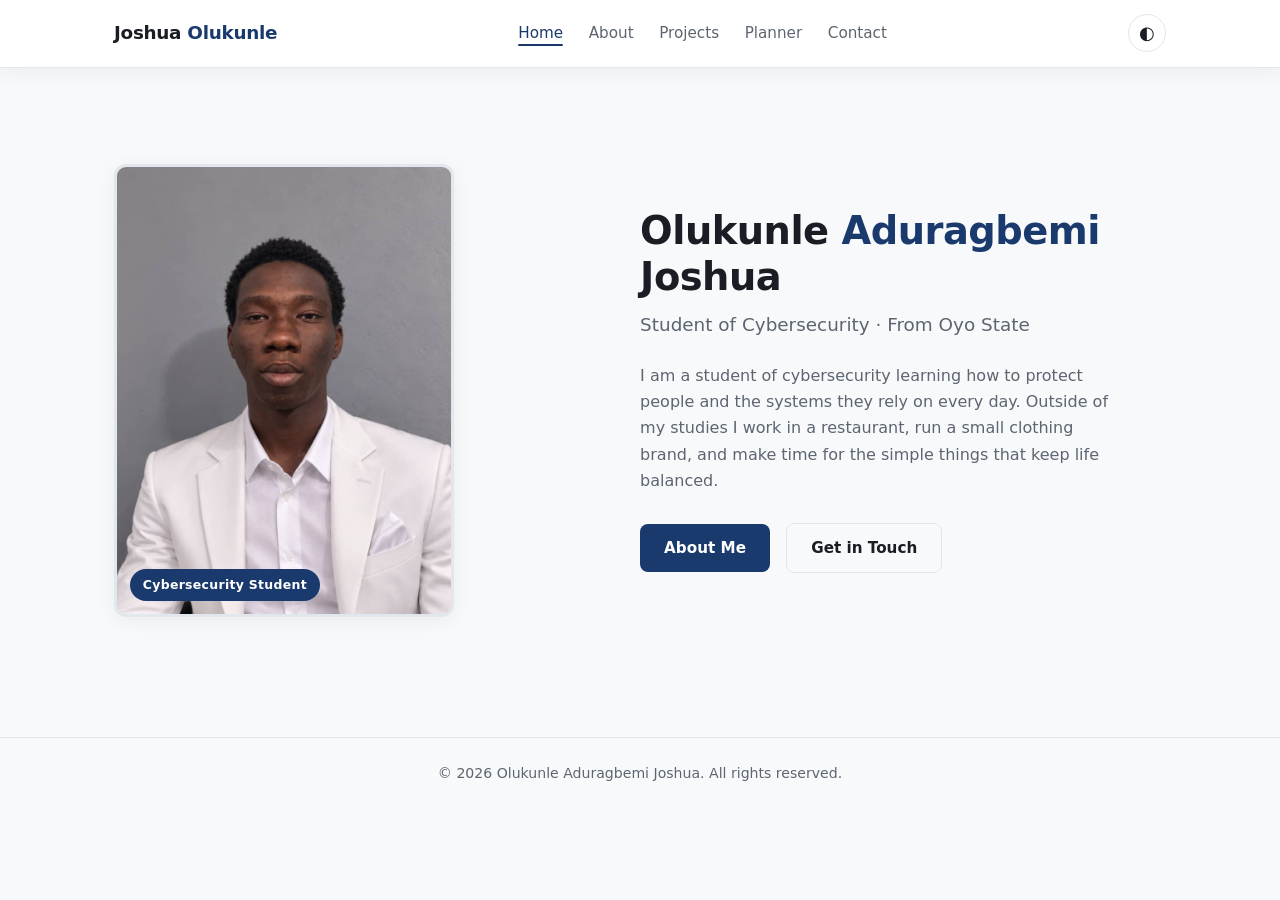
<file: index.html>
<!DOCTYPE html>
<html lang="en">
<head>
  <meta charset="UTF-8">
  <meta name="viewport" content="width=device-width, initial-scale=1.0">
  <title>Olukunle Aduragbemi Joshua</title>
  <link rel="stylesheet" href="css/style.css">
</head>
<body>
  <nav class="navbar">
    <div class="nav-container">
      <a href="index.html" class="logo">Joshua <span>Olukunle</span></a>
      <ul class="nav-links" id="nav-links">
        <li><a href="index.html" class="active">Home</a></li>
        <li><a href="about.html">About</a></li>
        <li><a href="projects.html">Projects</a></li>
        <li><a href="planner.html">Planner</a></li>
        <li><a href="contact.html">Contact</a></li>
      </ul>
      <div class="nav-actions">
        <button class="theme-btn" id="theme-toggle" aria-label="Toggle theme">◐</button>
        <button class="menu-toggle" id="menu-toggle" aria-label="Menu">☰</button>
      </div>
    </div>
  </nav>

  <main class="container">
    <section class="hero">
      <div class="hero-image">
        <img src="images/joshua-suit.jpg" alt="Olukunle Aduragbemi Joshua">
        <span class="hero-badge">Cybersecurity Student</span>
      </div>
      <div class="hero-content">
        <h1>Olukunle <span>Aduragbemi</span> Joshua</h1>
        <p class="hero-tagline">Student of Cybersecurity · From Oyo State</p>
        <p class="hero-bio">
          I am a student of cybersecurity learning how to protect people and the systems they rely on every day. 
          Outside of my studies I work in a restaurant, run a small clothing brand, and make time for the simple things that keep life balanced.
        </p>
        <div>
          <a href="about.html" class="btn btn-primary">About Me</a>
          <a href="contact.html" class="btn btn-outline">Get in Touch</a>
        </div>
      </div>
    </section>
  </main>

  <footer>
    <p>&copy; 2026 Olukunle Aduragbemi Joshua. All rights reserved.</p>
  </footer>

  <script src="js/script.js"></script>
</body>
</html>
</file>
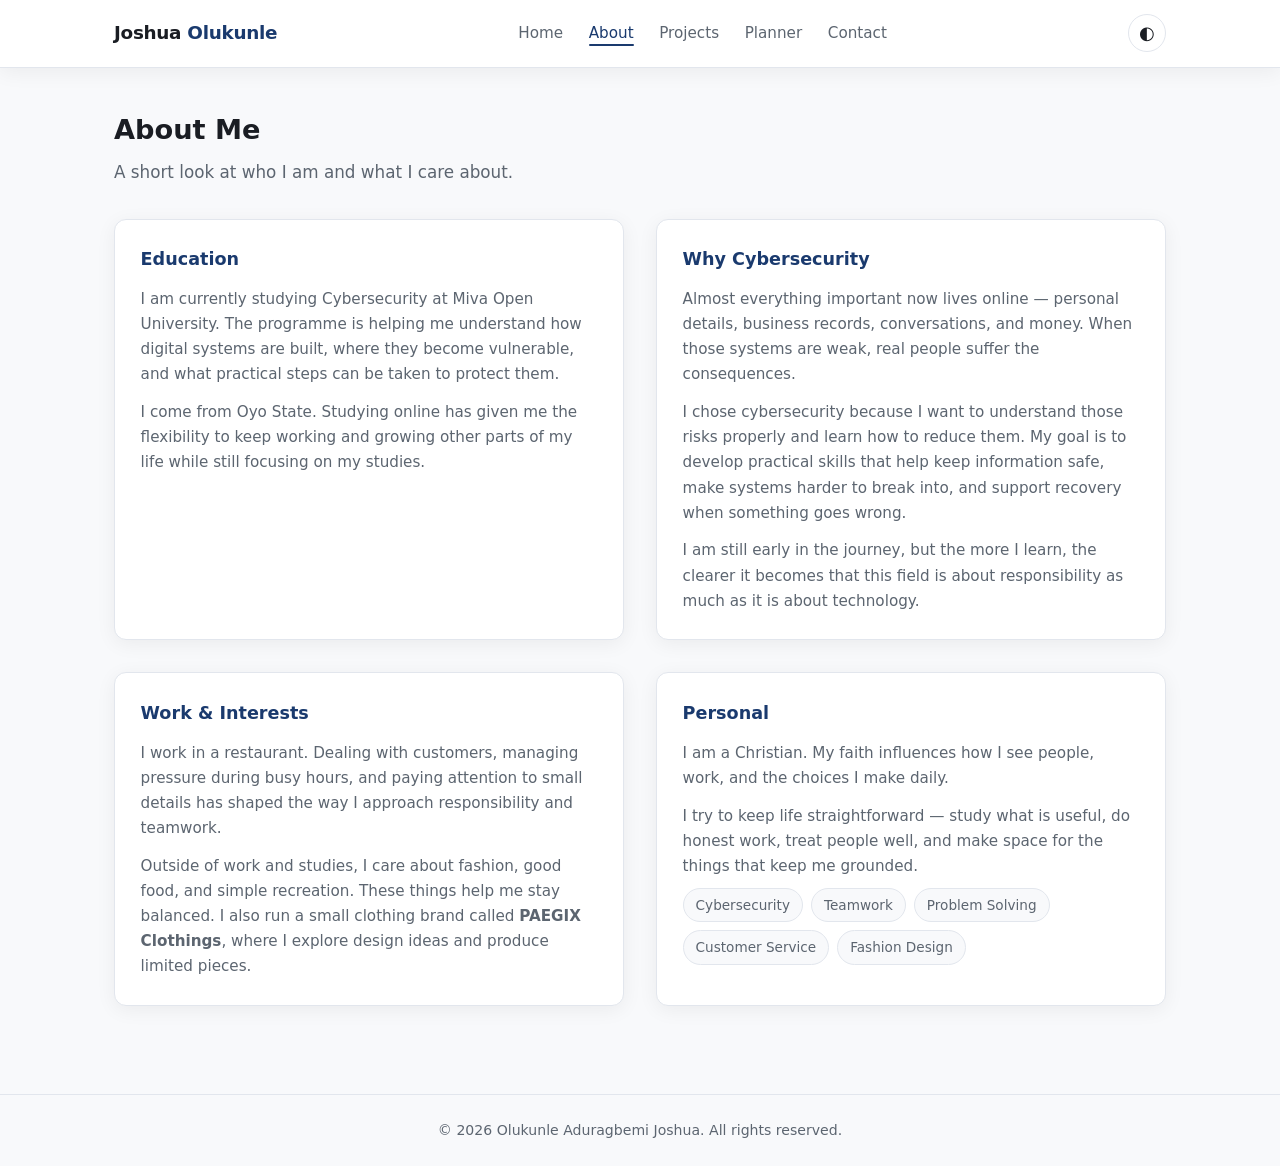
<file: about.html>
<!DOCTYPE html>
<html lang="en">
<head>
  <meta charset="UTF-8">
  <meta name="viewport" content="width=device-width, initial-scale=1.0">
  <title>About – Olukunle Aduragbemi Joshua</title>
  <link rel="stylesheet" href="css/style.css">
</head>
<body>
  <nav class="navbar">
    <div class="nav-container">
      <a href="index.html" class="logo">Joshua <span>Olukunle</span></a>
      <ul class="nav-links" id="nav-links">
        <li><a href="index.html">Home</a></li>
        <li><a href="about.html" class="active">About</a></li>
        <li><a href="projects.html">Projects</a></li>
        <li><a href="planner.html">Planner</a></li>
        <li><a href="contact.html">Contact</a></li>
      </ul>
      <div class="nav-actions">
        <button class="theme-btn" id="theme-toggle" aria-label="Toggle theme">◐</button>
        <button class="menu-toggle" id="menu-toggle" aria-label="Menu">☰</button>
      </div>
    </div>
  </nav>

  <main class="container">
    <h1 class="section-title">About Me</h1>
    <p class="section-subtitle">A short look at who I am and what I care about.</p>

    <div class="about-grid">
      <div class="info-card">
        <h3>Education</h3>
        <p>
          I am currently studying Cybersecurity at Miva Open University. 
          The programme is helping me understand how digital systems are built, where they become vulnerable, and what practical steps can be taken to protect them.
        </p>
        <p style="margin-top: 0.8rem;">
          I come from Oyo State. Studying online has given me the flexibility to keep working and growing other parts of my life while still focusing on my studies.
        </p>
      </div>

      <div class="info-card">
        <h3>Why Cybersecurity</h3>
        <p>
          Almost everything important now lives online — personal details, business records, conversations, and money. When those systems are weak, real people suffer the consequences.
        </p>
        <p style="margin-top: 0.8rem;">
          I chose cybersecurity because I want to understand those risks properly and learn how to reduce them. My goal is to develop practical skills that help keep information safe, make systems harder to break into, and support recovery when something goes wrong.
        </p>
        <p style="margin-top: 0.8rem;">
          I am still early in the journey, but the more I learn, the clearer it becomes that this field is about responsibility as much as it is about technology.
        </p>
      </div>

      <div class="info-card">
        <h3>Work & Interests</h3>
        <p>
          I work in a restaurant. Dealing with customers, managing pressure during busy hours, and paying attention to small details has shaped the way I approach responsibility and teamwork.
        </p>
        <p style="margin-top: 0.8rem;">
          Outside of work and studies, I care about fashion, good food, and simple recreation. These things help me stay balanced. I also run a small clothing brand called <strong>PAEGIX Clothings</strong>, where I explore design ideas and produce limited pieces.
        </p>
      </div>

      <div class="info-card">
        <h3>Personal</h3>
        <p>
          I am a Christian. My faith influences how I see people, work, and the choices I make daily.
        </p>
        <p style="margin-top: 0.8rem;">
          I try to keep life straightforward — study what is useful, do honest work, treat people well, and make space for the things that keep me grounded.
        </p>
        <div class="skills-list">
          <span class="skill-tag">Cybersecurity</span>
          <span class="skill-tag">Teamwork</span>
          <span class="skill-tag">Problem Solving</span>
          <span class="skill-tag">Customer Service</span>
          <span class="skill-tag">Fashion Design</span>
        </div>
      </div>
    </div>
  </main>

  <footer>
    <p>&copy; 2026 Olukunle Aduragbemi Joshua. All rights reserved.</p>
  </footer>

  <script src="js/script.js"></script>
</body>
</html>
</file>
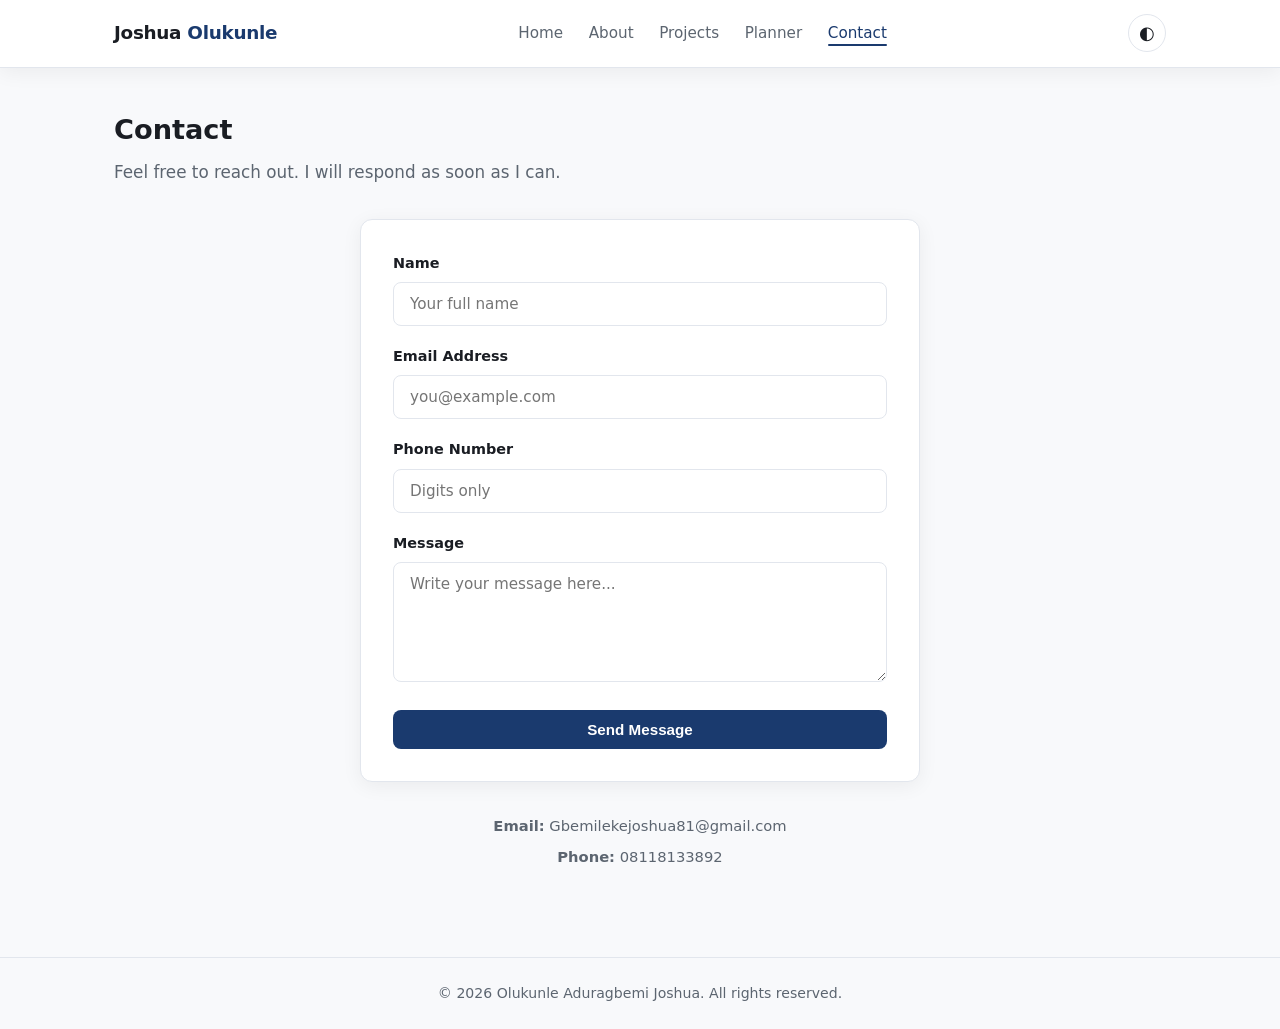
<file: contact.html>
<!DOCTYPE html>
<html lang="en">
<head>
  <meta charset="UTF-8">
  <meta name="viewport" content="width=device-width, initial-scale=1.0">
  <title>Contact – Olukunle Aduragbemi Joshua</title>
  <link rel="stylesheet" href="css/style.css">
</head>
<body>
  <nav class="navbar">
    <div class="nav-container">
      <a href="index.html" class="logo">Joshua <span>Olukunle</span></a>
      <ul class="nav-links" id="nav-links">
        <li><a href="index.html">Home</a></li>
        <li><a href="about.html">About</a></li>
        <li><a href="projects.html">Projects</a></li>
        <li><a href="planner.html">Planner</a></li>
        <li><a href="contact.html" class="active">Contact</a></li>
      </ul>
      <div class="nav-actions">
        <button class="theme-btn" id="theme-toggle" aria-label="Toggle theme">◐</button>
        <button class="menu-toggle" id="menu-toggle" aria-label="Menu">☰</button>
      </div>
    </div>
  </nav>

  <main class="container">
    <h1 class="section-title">Contact</h1>
    <p class="section-subtitle">Feel free to reach out. I will respond as soon as I can.</p>

    <div class="contact-wrapper">
      <div class="form-success" id="form-success"></div>

      <form class="contact-form" id="contact-form" novalidate>
        <div class="form-group">
          <label for="name">Name</label>
          <input type="text" id="name" name="name" placeholder="Your full name">
          <div class="error-msg"></div>
        </div>

        <div class="form-group">
          <label for="email">Email Address</label>
          <input type="email" id="email" name="email" placeholder="you@example.com">
          <div class="error-msg"></div>
        </div>

        <div class="form-group">
          <label for="phone">Phone Number</label>
          <input type="tel" id="phone" name="phone" placeholder="Digits only">
          <div class="error-msg"></div>
        </div>

        <div class="form-group">
          <label for="message">Message</label>
          <textarea id="message" name="message" placeholder="Write your message here..."></textarea>
          <div class="error-msg"></div>
        </div>

        <button type="submit" class="btn btn-primary" style="width:100%;">Send Message</button>
      </form>

      <div style="margin-top: 2rem; text-align: center; color: var(--text-muted); font-size: 0.92rem;">
        <p><strong>Email:</strong> Gbemilekejoshua81@gmail.com</p>
        <p style="margin-top: 0.4rem;"><strong>Phone:</strong> 08118133892</p>
      </div>
    </div>
  </main>

  <footer>
    <p>&copy; 2026 Olukunle Aduragbemi Joshua. All rights reserved.</p>
  </footer>

  <script src="js/script.js"></script>
</body>
</html>
</file>
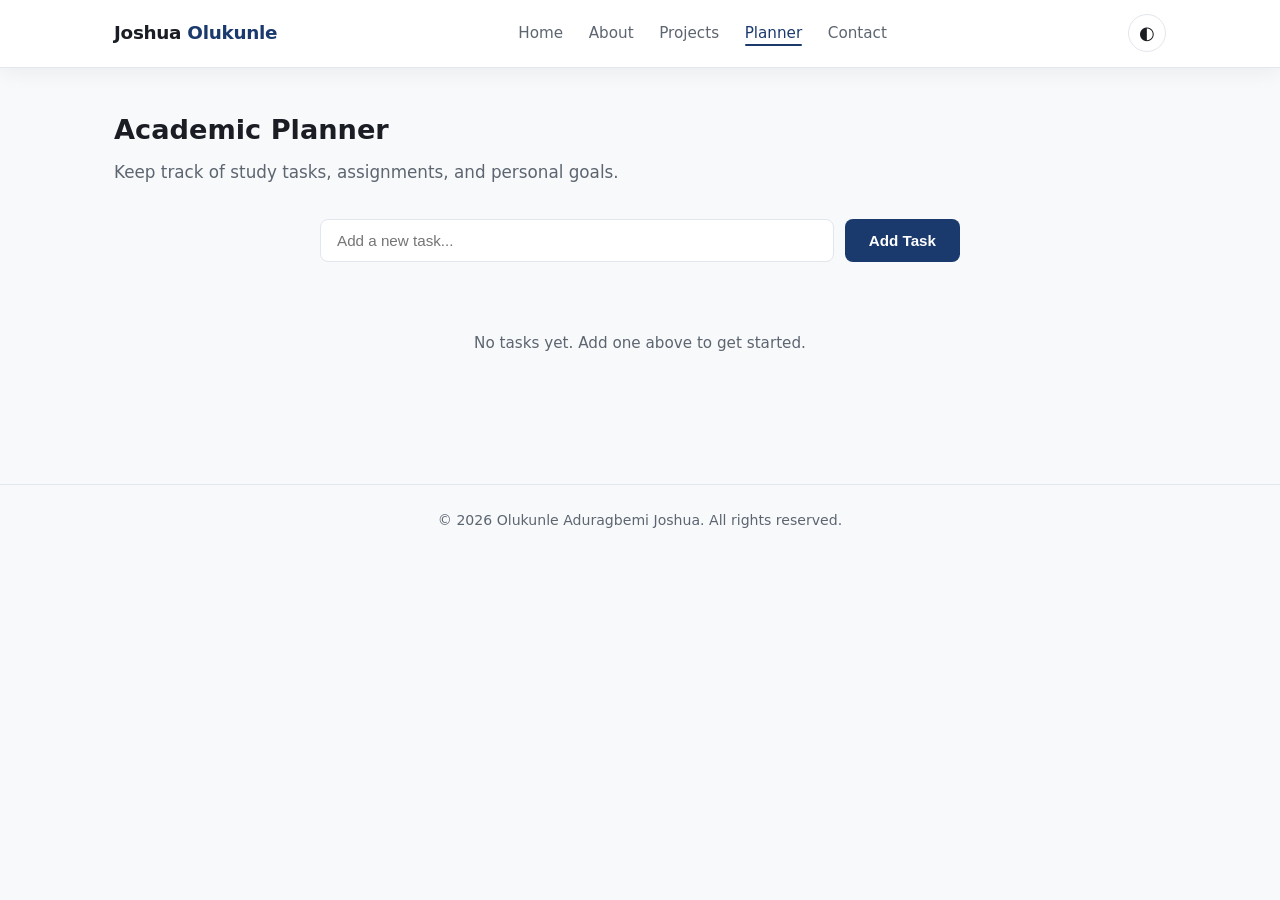
<file: planner.html>
<!DOCTYPE html>
<html lang="en">
<head>
  <meta charset="UTF-8">
  <meta name="viewport" content="width=device-width, initial-scale=1.0">
  <title>Academic Planner – Olukunle Aduragbemi Joshua</title>
  <link rel="stylesheet" href="css/style.css">
</head>
<body>
  <nav class="navbar">
    <div class="nav-container">
      <a href="index.html" class="logo">Joshua <span>Olukunle</span></a>
      <ul class="nav-links" id="nav-links">
        <li><a href="index.html">Home</a></li>
        <li><a href="about.html">About</a></li>
        <li><a href="projects.html">Projects</a></li>
        <li><a href="planner.html" class="active">Planner</a></li>
        <li><a href="contact.html">Contact</a></li>
      </ul>
      <div class="nav-actions">
        <button class="theme-btn" id="theme-toggle" aria-label="Toggle theme">◐</button>
        <button class="menu-toggle" id="menu-toggle" aria-label="Menu">☰</button>
      </div>
    </div>
  </nav>

  <main class="container">
    <h1 class="section-title">Academic Planner</h1>
    <p class="section-subtitle">Keep track of study tasks, assignments, and personal goals.</p>

    <div class="planner-wrapper">
      <form class="planner-form" id="planner-form">
        <input type="text" id="task-input" placeholder="Add a new task..." autocomplete="off">
        <button type="submit" class="btn btn-primary">Add Task</button>
      </form>

      <ul class="task-list" id="task-list"></ul>
      <div class="empty-state" id="empty-state">No tasks yet. Add one above to get started.</div>
    </div>
  </main>

  <footer>
    <p>&copy; 2026 Olukunle Aduragbemi Joshua. All rights reserved.</p>
  </footer>

  <script src="js/script.js"></script>
</body>
</html>
</file>
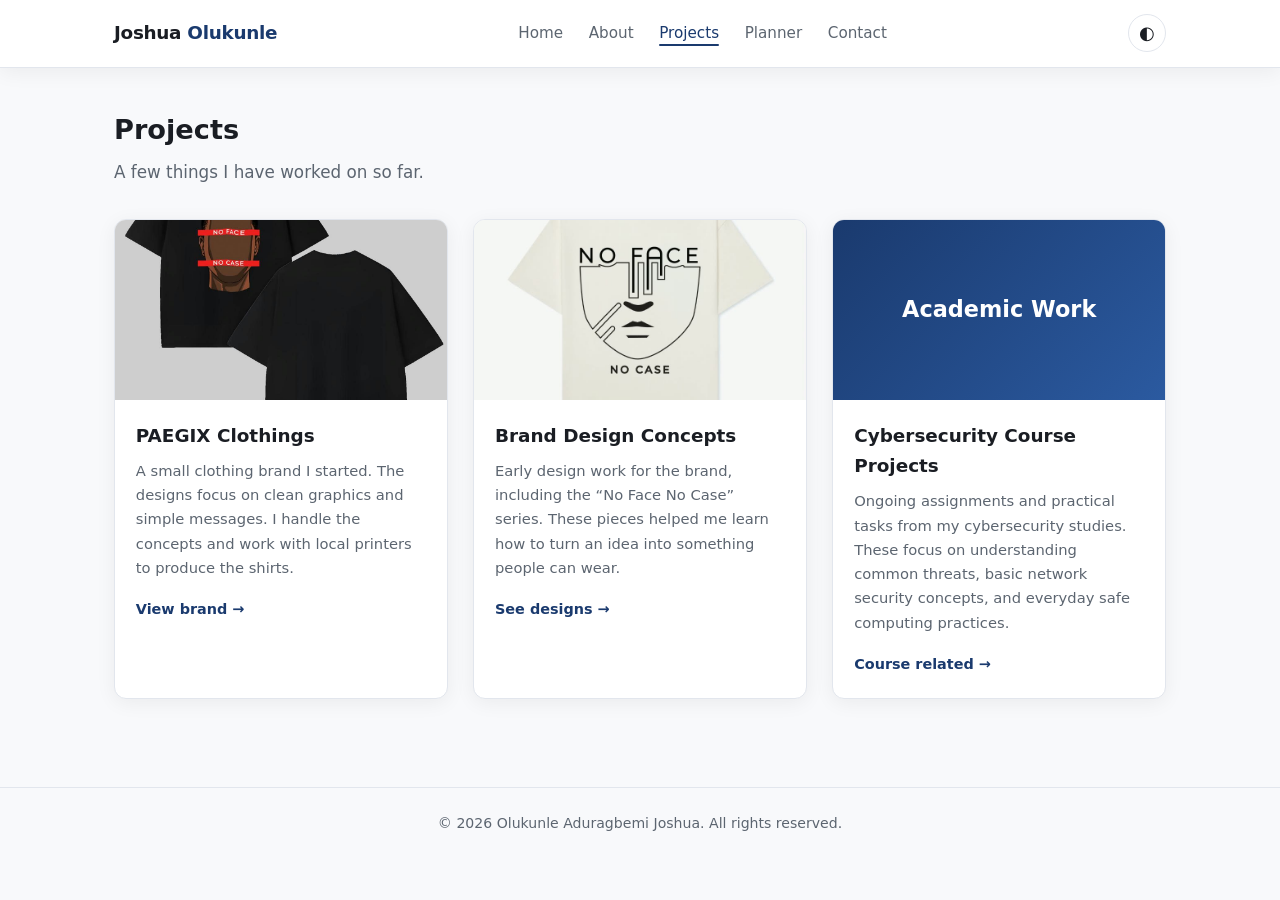
<file: projects.html>
<!DOCTYPE html>
<html lang="en">
<head>
  <meta charset="UTF-8">
  <meta name="viewport" content="width=device-width, initial-scale=1.0">
  <title>Projects – Olukunle Aduragbemi Joshua</title>
  <link rel="stylesheet" href="css/style.css">
</head>
<body>
  <nav class="navbar">
    <div class="nav-container">
      <a href="index.html" class="logo">Joshua <span>Olukunle</span></a>
      <ul class="nav-links" id="nav-links">
        <li><a href="index.html">Home</a></li>
        <li><a href="about.html">About</a></li>
        <li><a href="projects.html" class="active">Projects</a></li>
        <li><a href="planner.html">Planner</a></li>
        <li><a href="contact.html">Contact</a></li>
      </ul>
      <div class="nav-actions">
        <button class="theme-btn" id="theme-toggle" aria-label="Toggle theme">◐</button>
        <button class="menu-toggle" id="menu-toggle" aria-label="Menu">☰</button>
      </div>
    </div>
  </nav>

  <main class="container">
    <h1 class="section-title">Projects</h1>
    <p class="section-subtitle">A few things I have worked on so far.</p>

    <div class="projects-grid">
      <!-- Project 1 -->
      <article class="project-card">
        <div class="project-img">
          <img src="images/paegix-black.png" alt="PAEGIX Clothings design">
        </div>
        <div class="project-body">
          <h3>PAEGIX Clothings</h3>
          <p>
            A small clothing brand I started. The designs focus on clean graphics and simple messages. 
            I handle the concepts and work with local printers to produce the shirts.
          </p>
          <a href="#" class="project-link">View brand →</a>
        </div>
      </article>

      <!-- Project 2 -->
      <article class="project-card">
        <div class="project-img">
          <img src="images/paegix-white.png" alt="PAEGIX design concept">
        </div>
        <div class="project-body">
          <h3>Brand Design Concepts</h3>
          <p>
            Early design work for the brand, including the “No Face No Case” series. 
            These pieces helped me learn how to turn an idea into something people can wear.
          </p>
          <a href="#" class="project-link">See designs →</a>
        </div>
      </article>

      <!-- Project 3 -->
      <article class="project-card">
        <div class="project-img" style="background: linear-gradient(135deg, #1a3a6e, #2b5aa0); display:flex; align-items:center; justify-content:center;">
          <span style="color:#fff; font-size:1.4rem; font-weight:600;">Academic Work</span>
        </div>
        <div class="project-body">
          <h3>Cybersecurity Course Projects</h3>
          <p>
            Ongoing assignments and practical tasks from my cybersecurity studies. 
            These focus on understanding common threats, basic network security concepts, and everyday safe computing practices.
          </p>
          <a href="#" class="project-link">Course related →</a>
        </div>
      </article>
    </div>
  </main>

  <footer>
    <p>&copy; 2026 Olukunle Aduragbemi Joshua. All rights reserved.</p>
  </footer>

  <script src="js/script.js"></script>
</body>
</html>
</file>
<file: css/style.css>
/* ========================================
   Olukunle Aduragbemi Joshua – Portfolio
   Clean professional theme
   ======================================== */

:root {
  /* Light mode (default) */
  --bg: #f8f9fb;
  --bg-card: #ffffff;
  --text: #1a1d23;
  --text-muted: #5c6570;
  --primary: #1a3a6e;          /* deep navy blue */
  --primary-light: #2b5aa0;
  --accent: #c0392b;           /* muted red */
  --gold: #b8973a;             /* soft gold */
  --border: #e2e6ed;
  --shadow: 0 4px 20px rgba(0, 0, 0, 0.06);
  --nav-bg: #ffffff;
  --input-bg: #ffffff;
}

[data-theme="dark"] {
  --bg: #0d1117;
  --bg-card: #161b22;
  --text: #e6edf3;
  --text-muted: #9da7b3;
  --primary: #3b82f6;          /* brighter blue for dark */
  --primary-light: #60a5fa;
  --accent: #e74c3c;
  --gold: #d4af37;
  --border: #30363d;
  --shadow: 0 4px 20px rgba(0, 0, 0, 0.35);
  --nav-bg: #161b22;
  --input-bg: #0d1117;
}

/* Reset & Base */
*, *::before, *::after {
  box-sizing: border-box;
  margin: 0;
  padding: 0;
}

html {
  scroll-behavior: smooth;
}

body {
  font-family: "Segoe UI", system-ui, -apple-system, sans-serif;
  background: var(--bg);
  color: var(--text);
  line-height: 1.65;
  min-height: 100vh;
  transition: background 0.3s ease, color 0.3s ease;
}

img {
  max-width: 100%;
  display: block;
}

a {
  color: var(--primary);
  text-decoration: none;
  transition: color 0.2s;
}

a:hover {
  color: var(--primary-light);
}

/* ---------- Navigation ---------- */
.navbar {
  background: var(--nav-bg);
  border-bottom: 1px solid var(--border);
  position: sticky;
  top: 0;
  z-index: 100;
  box-shadow: var(--shadow);
}

.nav-container {
  max-width: 1100px;
  margin: 0 auto;
  padding: 0.9rem 1.5rem;
  display: flex;
  align-items: center;
  justify-content: space-between;
  gap: 1rem;
}

.logo {
  font-weight: 700;
  font-size: 1.15rem;
  color: var(--text);
  letter-spacing: -0.3px;
}

.logo span {
  color: var(--primary);
}

.nav-links {
  display: flex;
  gap: 1.6rem;
  list-style: none;
}

.nav-links a {
  color: var(--text-muted);
  font-size: 0.95rem;
  font-weight: 500;
  position: relative;
}

.nav-links a:hover,
.nav-links a.active {
  color: var(--primary);
}

.nav-links a.active::after {
  content: "";
  position: absolute;
  bottom: -4px;
  left: 0;
  width: 100%;
  height: 2px;
  background: var(--primary);
  border-radius: 1px;
}

.nav-actions {
  display: flex;
  align-items: center;
  gap: 0.8rem;
}

/* Theme toggle */
.theme-btn {
  background: var(--bg-card);
  border: 1px solid var(--border);
  width: 38px;
  height: 38px;
  border-radius: 50%;
  cursor: pointer;
  display: flex;
  align-items: center;
  justify-content: center;
  font-size: 1.1rem;
  transition: all 0.2s;
  color: var(--text);
}

.theme-btn:hover {
  border-color: var(--primary);
  color: var(--primary);
}

/* Mobile menu button */
.menu-toggle {
  display: none;
  background: none;
  border: none;
  font-size: 1.5rem;
  cursor: pointer;
  color: var(--text);
}

/* ---------- Layout helpers ---------- */
.container {
  max-width: 1100px;
  margin: 0 auto;
  padding: 2.5rem 1.5rem;
}

.section-title {
  font-size: 1.7rem;
  font-weight: 700;
  margin-bottom: 0.4rem;
  color: var(--text);
}

.section-subtitle {
  color: var(--text-muted);
  margin-bottom: 2rem;
  font-size: 1.05rem;
}

/* ---------- Home ---------- */
.hero {
  display: grid;
  grid-template-columns: 1fr 1.1fr;
  gap: 3rem;
  align-items: center;
  padding: 3.5rem 0 2rem;
}

.hero-image {
  position: relative;
}

.hero-image img {
  width: 100%;
  max-width: 340px;
  border-radius: 12px;
  box-shadow: var(--shadow);
  border: 3px solid var(--border);
  object-fit: cover;
  aspect-ratio: 3/4;
}

.hero-badge {
  position: absolute;
  bottom: 16px;
  left: 16px;
  background: var(--primary);
  color: #fff;
  font-size: 0.78rem;
  font-weight: 600;
  padding: 0.35rem 0.8rem;
  border-radius: 20px;
  letter-spacing: 0.3px;
}

.hero-content h1 {
  font-size: 2.4rem;
  font-weight: 750;
  line-height: 1.2;
  margin-bottom: 0.6rem;
  letter-spacing: -0.5px;
}

.hero-content h1 span {
  color: var(--primary);
}

.hero-tagline {
  font-size: 1.15rem;
  color: var(--text-muted);
  margin-bottom: 1.4rem;
  font-weight: 500;
}

.hero-bio {
  color: var(--text-muted);
  margin-bottom: 1.8rem;
  max-width: 480px;
}

.btn {
  display: inline-block;
  padding: 0.7rem 1.5rem;
  border-radius: 8px;
  font-weight: 600;
  font-size: 0.95rem;
  cursor: pointer;
  border: none;
  transition: all 0.2s;
  text-align: center;
}

.btn-primary {
  background: var(--primary);
  color: #fff;
}

.btn-primary:hover {
  background: var(--primary-light);
  color: #fff;
}

.btn-outline {
  background: transparent;
  border: 1.5px solid var(--border);
  color: var(--text);
  margin-left: 0.7rem;
}

.btn-outline:hover {
  border-color: var(--primary);
  color: var(--primary);
}

/* ---------- About ---------- */
.about-grid {
  display: grid;
  grid-template-columns: 1fr 1fr;
  gap: 2rem;
  margin-top: 1rem;
}

.info-card {
  background: var(--bg-card);
  border: 1px solid var(--border);
  border-radius: 12px;
  padding: 1.6rem;
  box-shadow: var(--shadow);
}

.info-card h3 {
  font-size: 1.1rem;
  margin-bottom: 0.8rem;
  color: var(--primary);
  display: flex;
  align-items: center;
  gap: 0.5rem;
}

.info-card p, .info-card li {
  color: var(--text-muted);
  font-size: 0.95rem;
}

.info-card ul {
  padding-left: 1.2rem;
}

.info-card li {
  margin-bottom: 0.4rem;
}

.skills-list {
  display: flex;
  flex-wrap: wrap;
  gap: 0.5rem;
  margin-top: 0.6rem;
}

.skill-tag {
  background: var(--bg);
  border: 1px solid var(--border);
  padding: 0.3rem 0.75rem;
  border-radius: 20px;
  font-size: 0.85rem;
  color: var(--text-muted);
}

/* ---------- Projects ---------- */
.projects-grid {
  display: grid;
  grid-template-columns: repeat(auto-fit, minmax(290px, 1fr));
  gap: 1.6rem;
}

.project-card {
  background: var(--bg-card);
  border: 1px solid var(--border);
  border-radius: 12px;
  overflow: hidden;
  box-shadow: var(--shadow);
  transition: transform 0.25s, box-shadow 0.25s;
}

.project-card:hover {
  transform: translateY(-4px);
  box-shadow: 0 10px 30px rgba(0, 0, 0, 0.1);
}

.project-img {
  height: 180px;
  background: var(--bg);
  display: flex;
  align-items: center;
  justify-content: center;
  overflow: hidden;
}

.project-img img {
  width: 100%;
  height: 100%;
  object-fit: cover;
}

.project-body {
  padding: 1.3rem;
}

.project-body h3 {
  font-size: 1.15rem;
  margin-bottom: 0.5rem;
}

.project-body p {
  color: var(--text-muted);
  font-size: 0.92rem;
  margin-bottom: 1rem;
}

.project-link {
  font-size: 0.9rem;
  font-weight: 600;
  color: var(--primary);
}

/* ---------- Academic Planner ---------- */
.planner-wrapper {
  max-width: 640px;
  margin: 0 auto;
}

.planner-form {
  display: flex;
  gap: 0.7rem;
  margin-bottom: 1.8rem;
}

.planner-form input {
  flex: 1;
  padding: 0.75rem 1rem;
  border: 1px solid var(--border);
  border-radius: 8px;
  background: var(--input-bg);
  color: var(--text);
  font-size: 0.95rem;
}

.planner-form input:focus {
  outline: none;
  border-color: var(--primary);
}

.task-list {
  list-style: none;
}

.task-item {
  background: var(--bg-card);
  border: 1px solid var(--border);
  border-radius: 10px;
  padding: 0.9rem 1.1rem;
  margin-bottom: 0.7rem;
  display: flex;
  align-items: center;
  gap: 0.8rem;
  transition: opacity 0.2s;
}

.task-item.completed {
  opacity: 0.55;
}

.task-item.completed .task-text {
  text-decoration: line-through;
  color: var(--text-muted);
}

.task-check {
  width: 20px;
  height: 20px;
  cursor: pointer;
  accent-color: var(--primary);
}

.task-text {
  flex: 1;
  font-size: 0.95rem;
}

.task-delete {
  background: none;
  border: none;
  color: var(--accent);
  cursor: pointer;
  font-size: 1.1rem;
  opacity: 0.7;
  transition: opacity 0.2s;
}

.task-delete:hover {
  opacity: 1;
}

.empty-state {
  text-align: center;
  color: var(--text-muted);
  padding: 2.5rem 1rem;
  font-size: 0.95rem;
}

/* ---------- Contact ---------- */
.contact-wrapper {
  max-width: 560px;
  margin: 0 auto;
}

.contact-form {
  background: var(--bg-card);
  border: 1px solid var(--border);
  border-radius: 12px;
  padding: 2rem;
  box-shadow: var(--shadow);
}

.form-group {
  margin-bottom: 1.2rem;
}

.form-group label {
  display: block;
  font-size: 0.9rem;
  font-weight: 600;
  margin-bottom: 0.4rem;
  color: var(--text);
}

.form-group input,
.form-group textarea {
  width: 100%;
  padding: 0.75rem 1rem;
  border: 1px solid var(--border);
  border-radius: 8px;
  background: var(--input-bg);
  color: var(--text);
  font-size: 0.95rem;
  font-family: inherit;
  transition: border-color 0.2s;
}

.form-group input:focus,
.form-group textarea:focus {
  outline: none;
  border-color: var(--primary);
}

.form-group textarea {
  resize: vertical;
  min-height: 120px;
}

.error-msg {
  color: var(--accent);
  font-size: 0.82rem;
  margin-top: 0.3rem;
  display: none;
}

.form-group.error input,
.form-group.error textarea {
  border-color: var(--accent);
}

.form-group.error .error-msg {
  display: block;
}

.form-success {
  display: none;
  background: #e8f5e9;
  color: #2e7d32;
  padding: 0.9rem 1rem;
  border-radius: 8px;
  margin-bottom: 1.2rem;
  font-size: 0.92rem;
  text-align: center;
}

[data-theme="dark"] .form-success {
  background: #1b3a1e;
  color: #81c784;
}

/* ---------- Footer ---------- */
footer {
  border-top: 1px solid var(--border);
  margin-top: 3rem;
  padding: 1.5rem;
  text-align: center;
  color: var(--text-muted);
  font-size: 0.88rem;
}

/* ---------- Responsive ---------- */
@media (max-width: 800px) {
  .hero {
    grid-template-columns: 1fr;
    text-align: center;
    gap: 2rem;
  }

  .hero-image img {
    margin: 0 auto;
    max-width: 280px;
  }

  .hero-badge {
    left: 50%;
    transform: translateX(-50%);
  }

  .hero-bio {
    margin-left: auto;
    margin-right: auto;
  }

  .about-grid {
    grid-template-columns: 1fr;
  }

  .nav-links {
    display: none;
    position: absolute;
    top: 100%;
    left: 0;
    right: 0;
    background: var(--nav-bg);
    flex-direction: column;
    padding: 1rem 1.5rem;
    border-bottom: 1px solid var(--border);
    gap: 0.8rem;
  }

  .nav-links.open {
    display: flex;
  }

  .menu-toggle {
    display: block;
  }

  .btn-outline {
    margin-left: 0;
    margin-top: 0.6rem;
  }

  .hero-content .btn {
    display: block;
    width: 100%;
    max-width: 240px;
    margin: 0.4rem auto;
  }
}

@media (max-width: 480px) {
  .hero-content h1 {
    font-size: 1.9rem;
  }

  .planner-form {
    flex-direction: column;
  }
}
</file>
